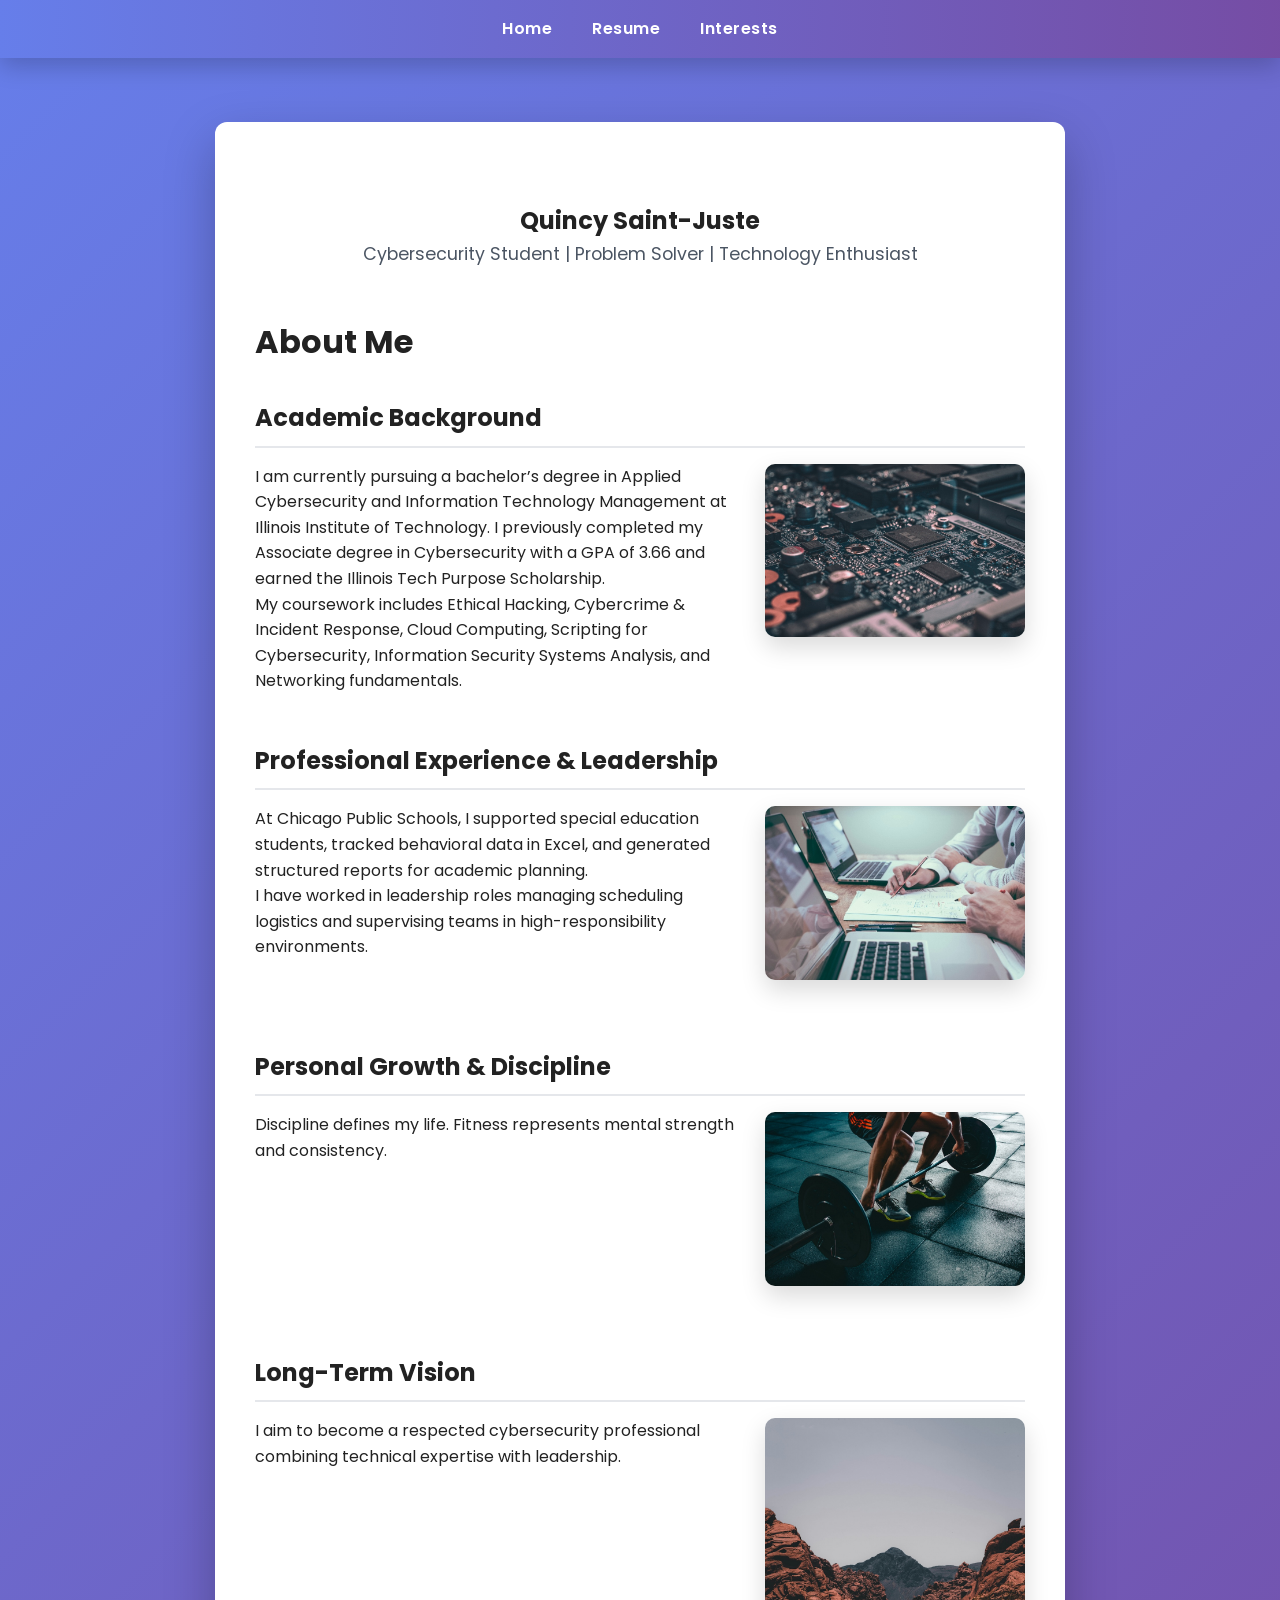
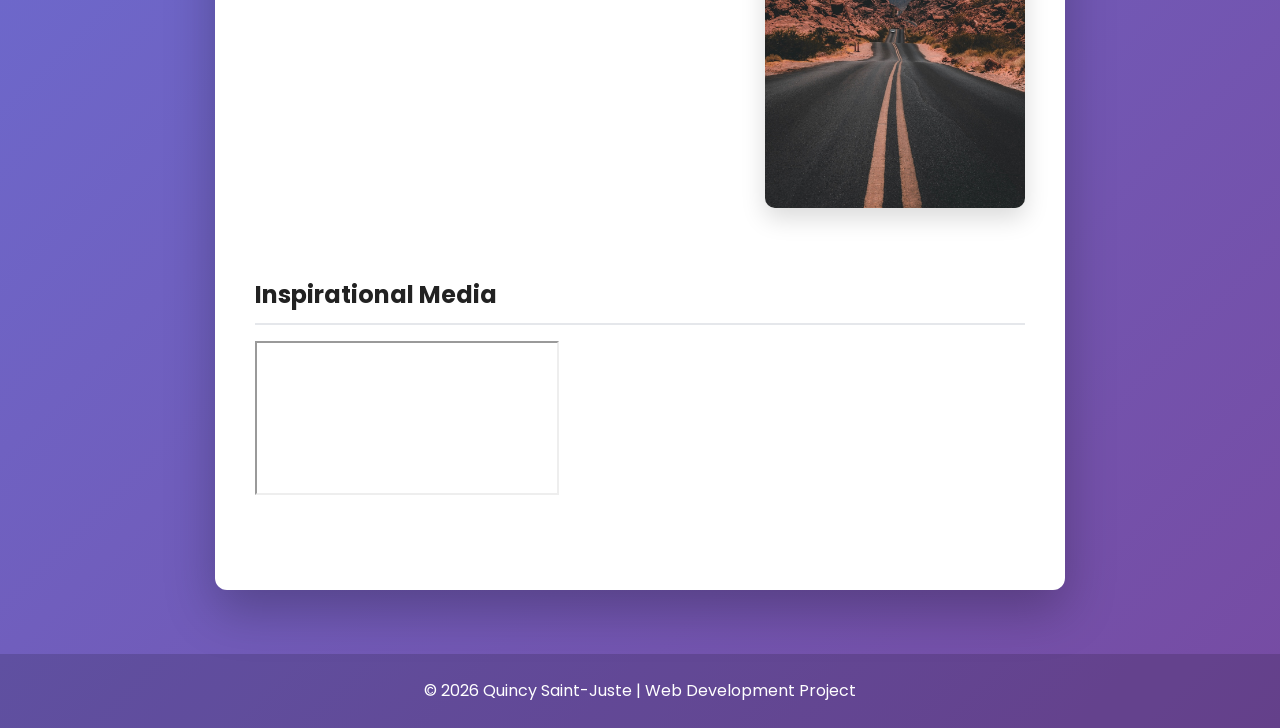
<file: index.html>
<!DOCTYPE html>
<html lang="en">
  <head>
    <meta charset="utf-8">
    <title>Home</title>
    <link rel="stylesheet" href="css/reset.css">
    <link rel="stylesheet" href="css/style.css">
  </head>
  <body>
    <header>
      <nav>
        <ul>
          <li><a href="index.html">Home</a></li>
          <li><a href="resume.html">Resume</a></li>
          <li><a href="interests.html">Interests</a></li>
        </ul>
      </nav>
    </header>
    <main>

      <section class="hero">
          <h1>Quincy Saint-Juste</h1>
          <p>Cybersecurity Student | Problem Solver | Technology Enthusiast</p>
      </section>
  
      <h1>About Me</h1>

      <section>
        <h2>Academic Background</h2>
        <img src="media/tech.jpg" alt="Close-up photograph of illuminated computer motherboard circuitry representing cybersecurity and information technology infrastructure">
        <p>
          I am currently pursuing a bachelor’s degree in Applied Cybersecurity and Information Technology Management at Illinois Institute of Technology. I previously completed my Associate degree in Cybersecurity with a GPA of 3.66 and earned the Illinois Tech Purpose Scholarship.
        </p>
        <p>
          My coursework includes Ethical Hacking, Cybercrime & Incident Response, Cloud Computing, Scripting for Cybersecurity, Information Security Systems Analysis, and Networking fundamentals.
        </p>
      </section>

      <section>
        <h2>Professional Experience & Leadership</h2>
        <img src="media/leadership.jpg" alt="Professional business meeting environment symbolizing leadership development and administrative experience">
        <p>
          At Chicago Public Schools, I supported special education students, tracked behavioral data in Excel, and generated structured reports for academic planning.
        </p>
        <p>
          I have worked in leadership roles managing scheduling logistics and supervising teams in high-responsibility environments.
        </p>
      </section>

      <section>
        <h2>Personal Growth & Discipline</h2>
        <img src="media/fitnesss.jpg" alt="Athlete lifting weights in gym environment representing physical discipline and mental resilience">
        <p>
          Discipline defines my life. Fitness represents mental strength and consistency.
        </p>
      </section>

      <section>
        <h2>Long-Term Vision</h2>
        <img src="media/vision.jpg" alt="Person standing at mountain overlook during sunrise representing long-term vision and goal setting">
        <p>
          I aim to become a respected cybersecurity professional combining technical expertise with leadership.
        </p>
      </section>

      <section>
        <h2>Inspirational Media</h2>
        <iframe
          src="https://www.youtube.com/embed/ZXsQAXx_ao0" title="Motivational speech about discipline and resilience" allowfullscreen>
        </iframe>
      </section>

    </main>

    <footer>
        <p>© 2026 Quincy Saint-Juste | Web Development Project</p>
    </footer>
    
    </body>
    </html>
</file>
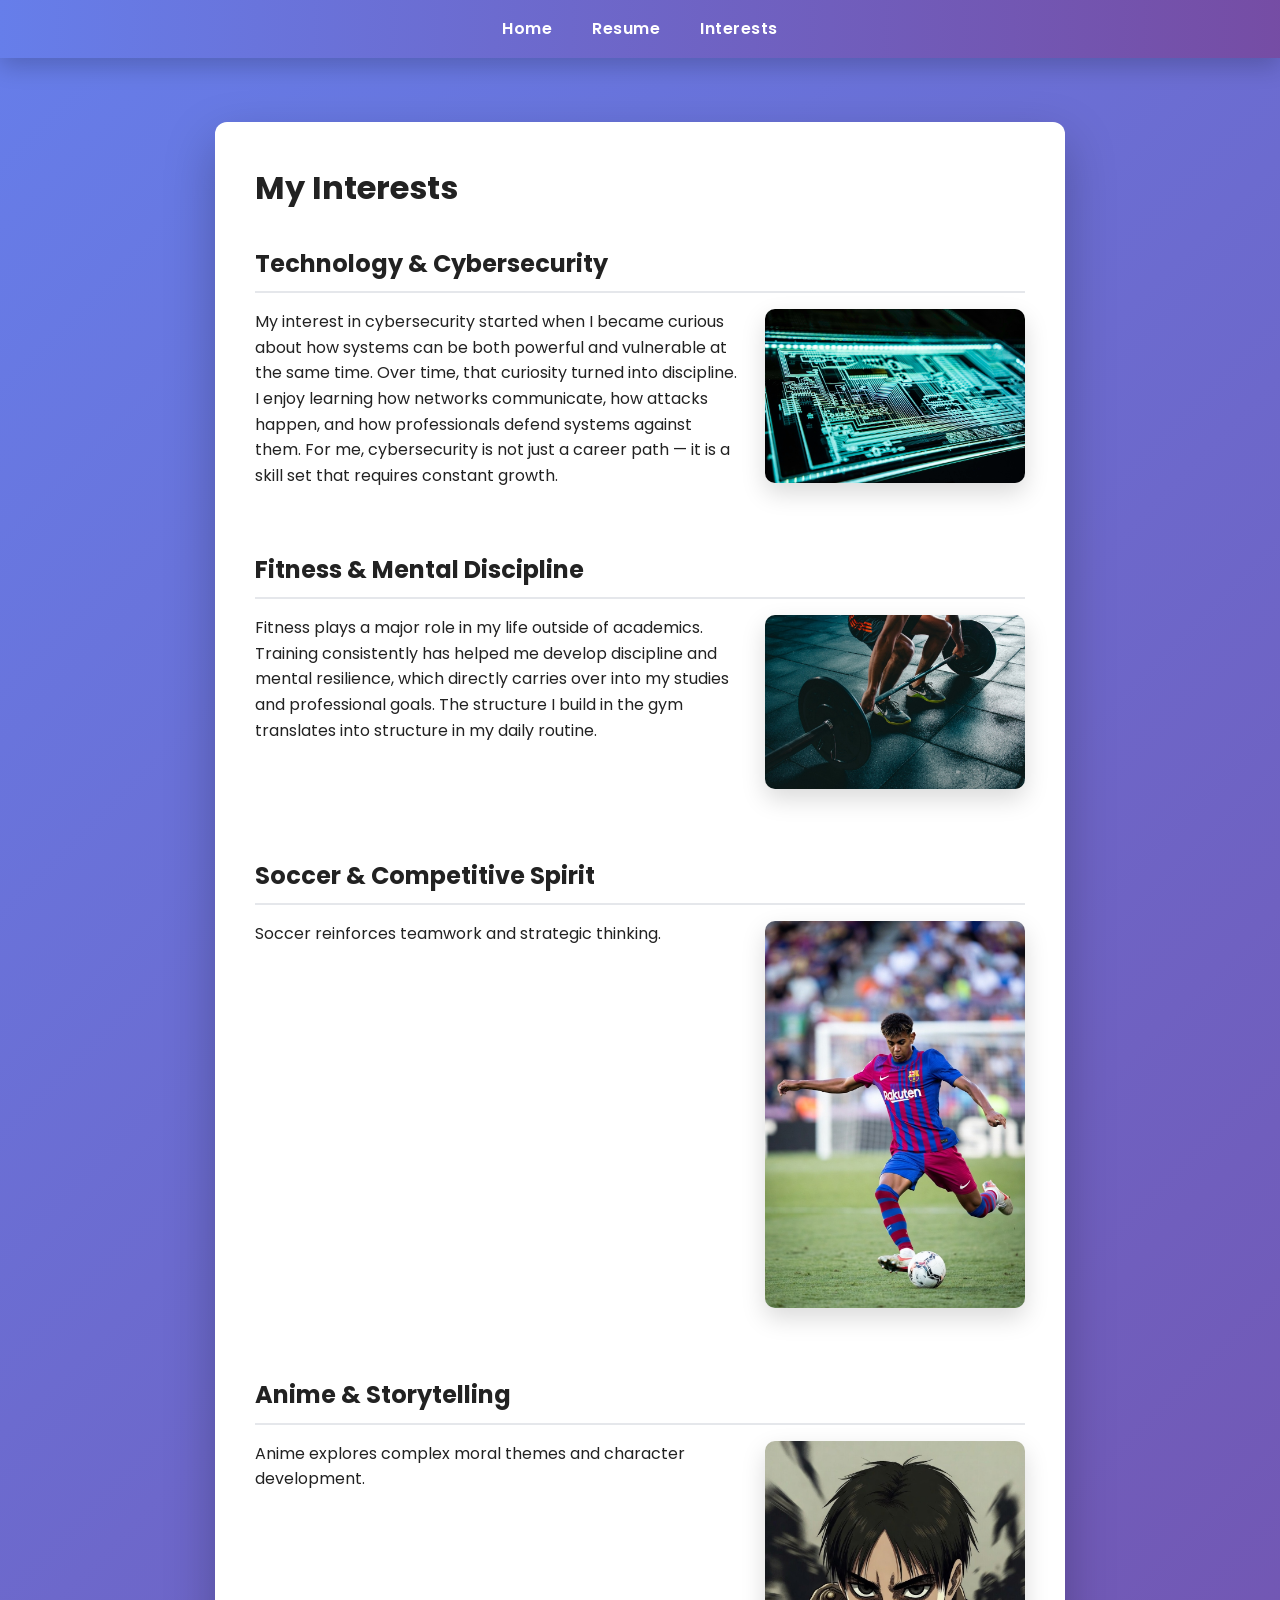
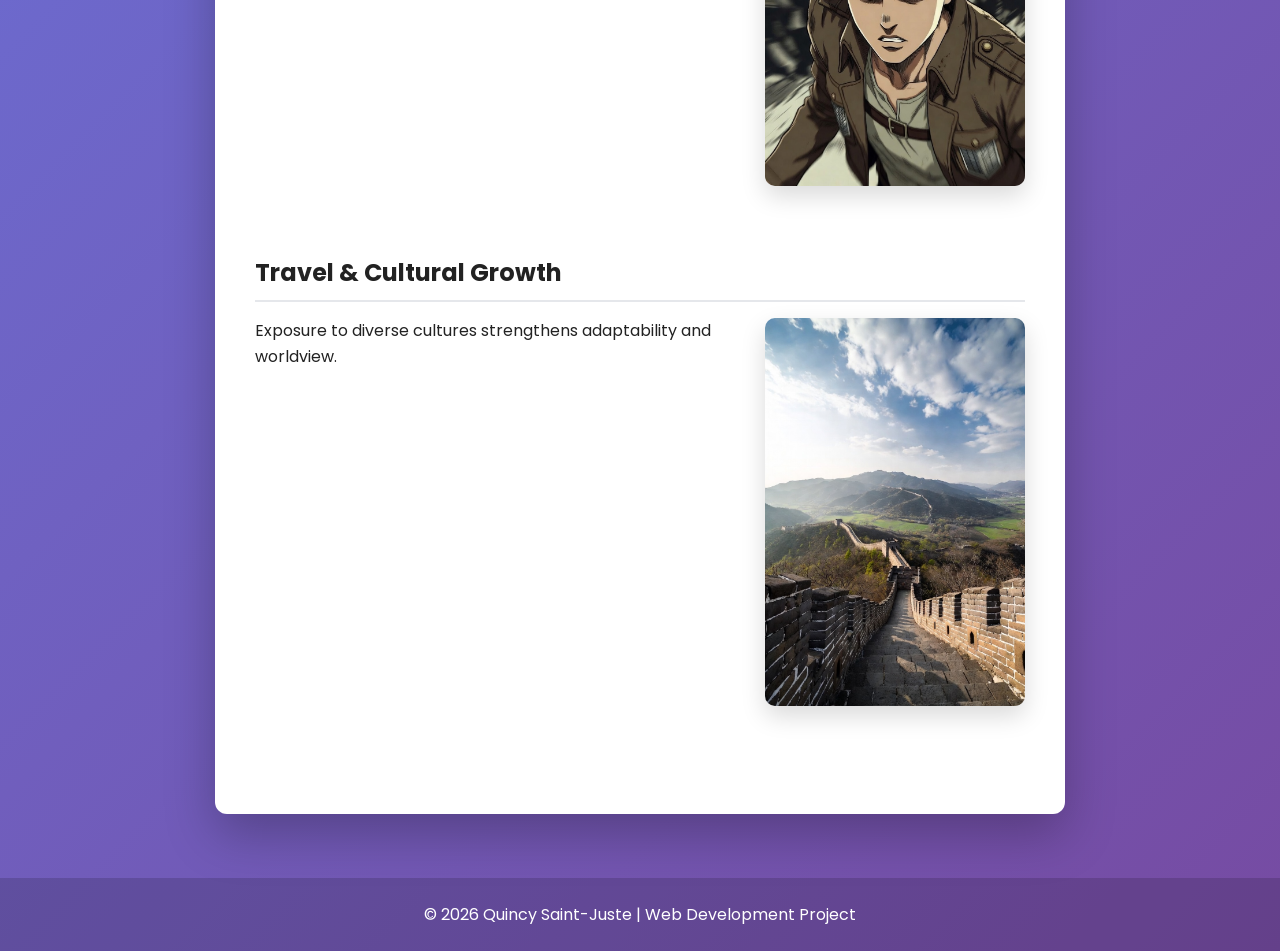
<file: interests.html>
<!DOCTYPE html>
<html lang="en">
  <head>
    <meta charset="utf-8">
    <title>Interests</title>
    <link rel="stylesheet" href="css/reset.css">
    <link rel="stylesheet" href="css/style.css">
  </head>
  <body>
    <header>
      <nav>
        <ul>
          <li><a href="index.html">Home</a></li>
          <li><a href="resume.html">Resume</a></li>
          <li><a href="interests.html">Interests</a></li>
        </ul>
      </nav>
    </header>
    <main>
      <h1>My Interests</h1>

      <section>
        <h2>Technology & Cybersecurity</h2>
        <img src="media/cyber.jpg" alt="Digital cybersecurity visualization showing encrypted network security interface">
        <p>
          My interest in cybersecurity started when I became curious about how systems can be both powerful and vulnerable at the same time. 
          Over time, that curiosity turned into discipline. I enjoy learning how networks communicate, how attacks happen, and how professionals defend systems against them. 
          For me, cybersecurity is not just a career path — it is a skill set that requires constant growth.
        </p>
      </section>

      <section>
        <h2>Fitness & Mental Discipline</h2>
        <img src="media/fitnesss.jpg" alt="Man performing strength training workout symbolizing discipline and mental toughness">
        <p>
          Fitness plays a major role in my life outside of academics. 
          Training consistently has helped me develop discipline and mental resilience, which directly carries over into my studies and professional goals. 
          The structure I build in the gym translates into structure in my daily routine.
        </p>
      </section>

      <section>
        <h2>Soccer & Competitive Spirit</h2>
        <img src="media/Soccer.jpg" alt="Professional soccer player competing on field demonstrating teamwork and competitive drive">
        <p>
          Soccer reinforces teamwork and strategic thinking.
        </p>
      </section>

      <section>
        <h2>Anime & Storytelling</h2>
        <img src="media/Eren.jpg" alt="Anime character Eren Yeager representing themes of determination and freedom">
        <p>
          Anime explores complex moral themes and character development.
        </p>
      </section>

      <section>
        <h2>Travel & Cultural Growth</h2>
        <img src="media/Travel.jpg" alt="Scenic travel landscape representing global awareness and cultural growth">
        <p>
          Exposure to diverse cultures strengthens adaptability and worldview.
        </p>
      </section>

    </main>

    <footer>
        <p>© 2026 Quincy Saint-Juste | Web Development Project</p>
    </footer>
    
    </body>
    </html>
</file>
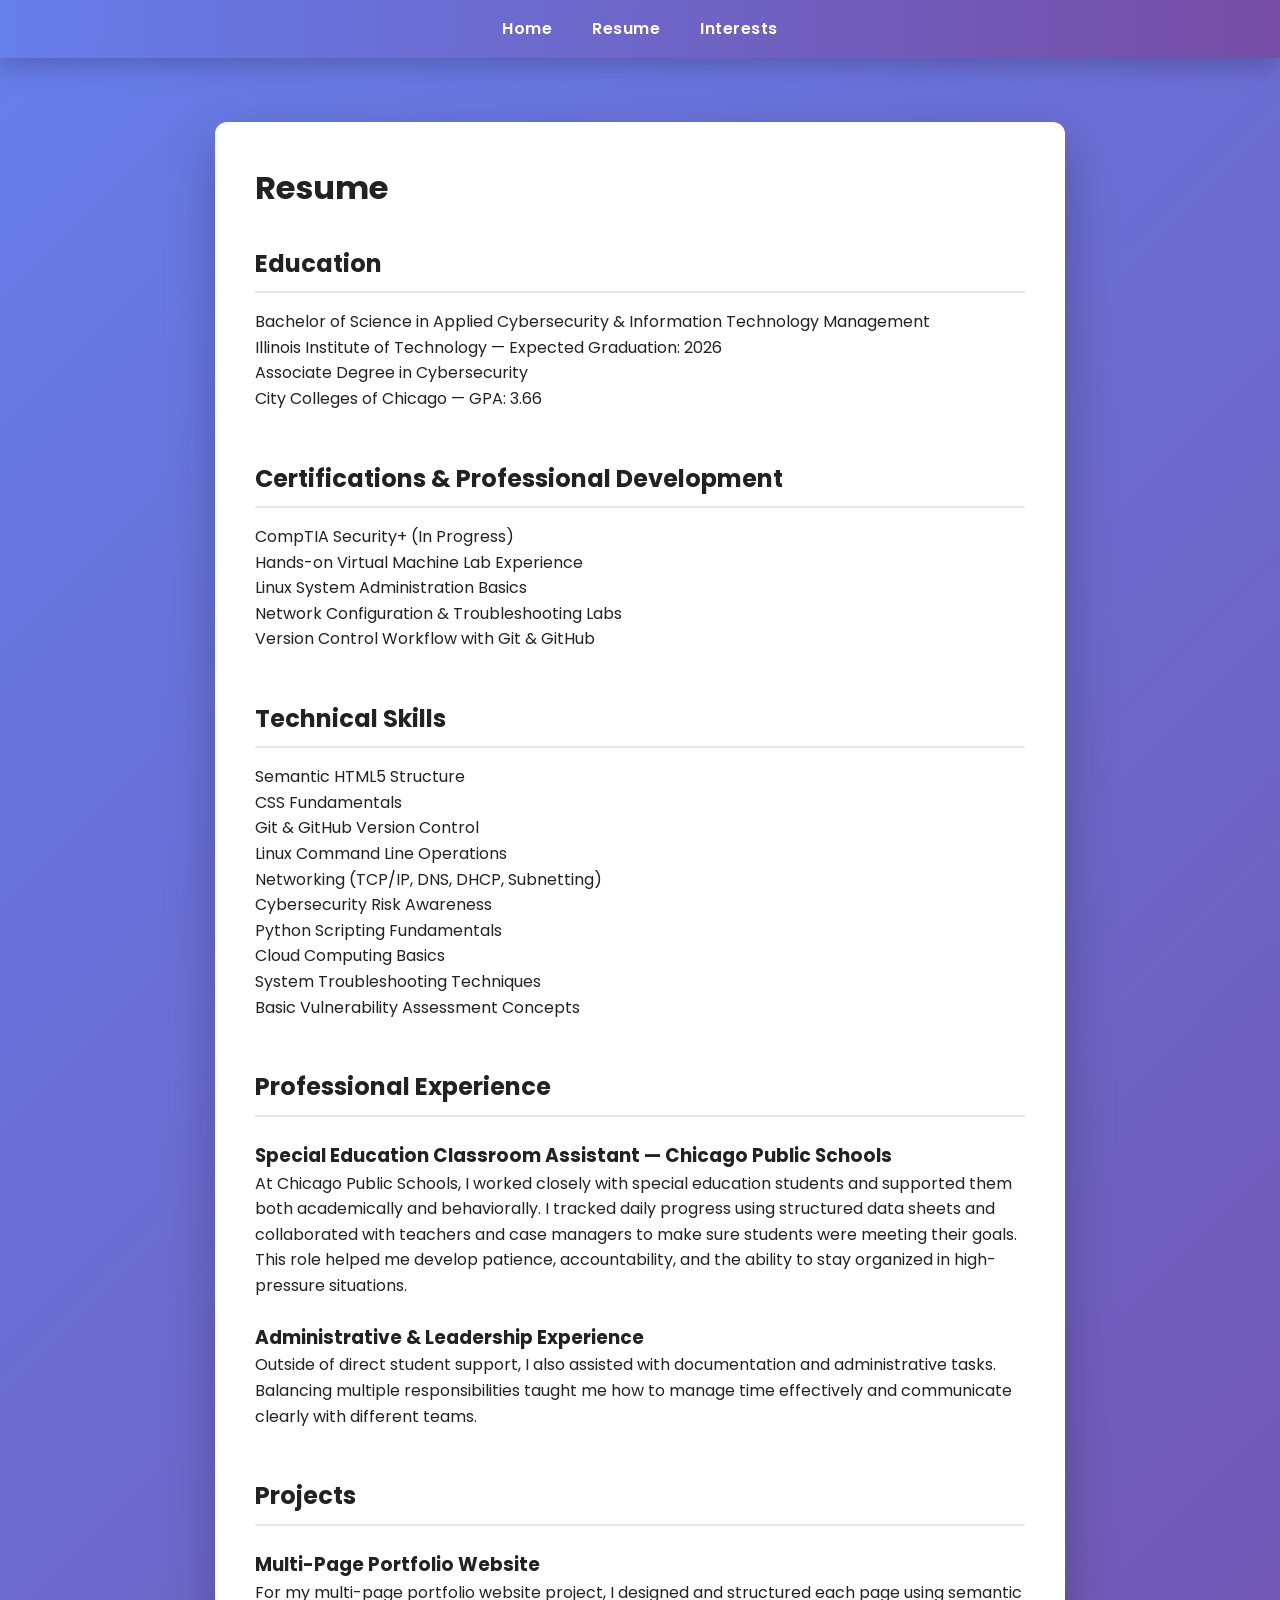
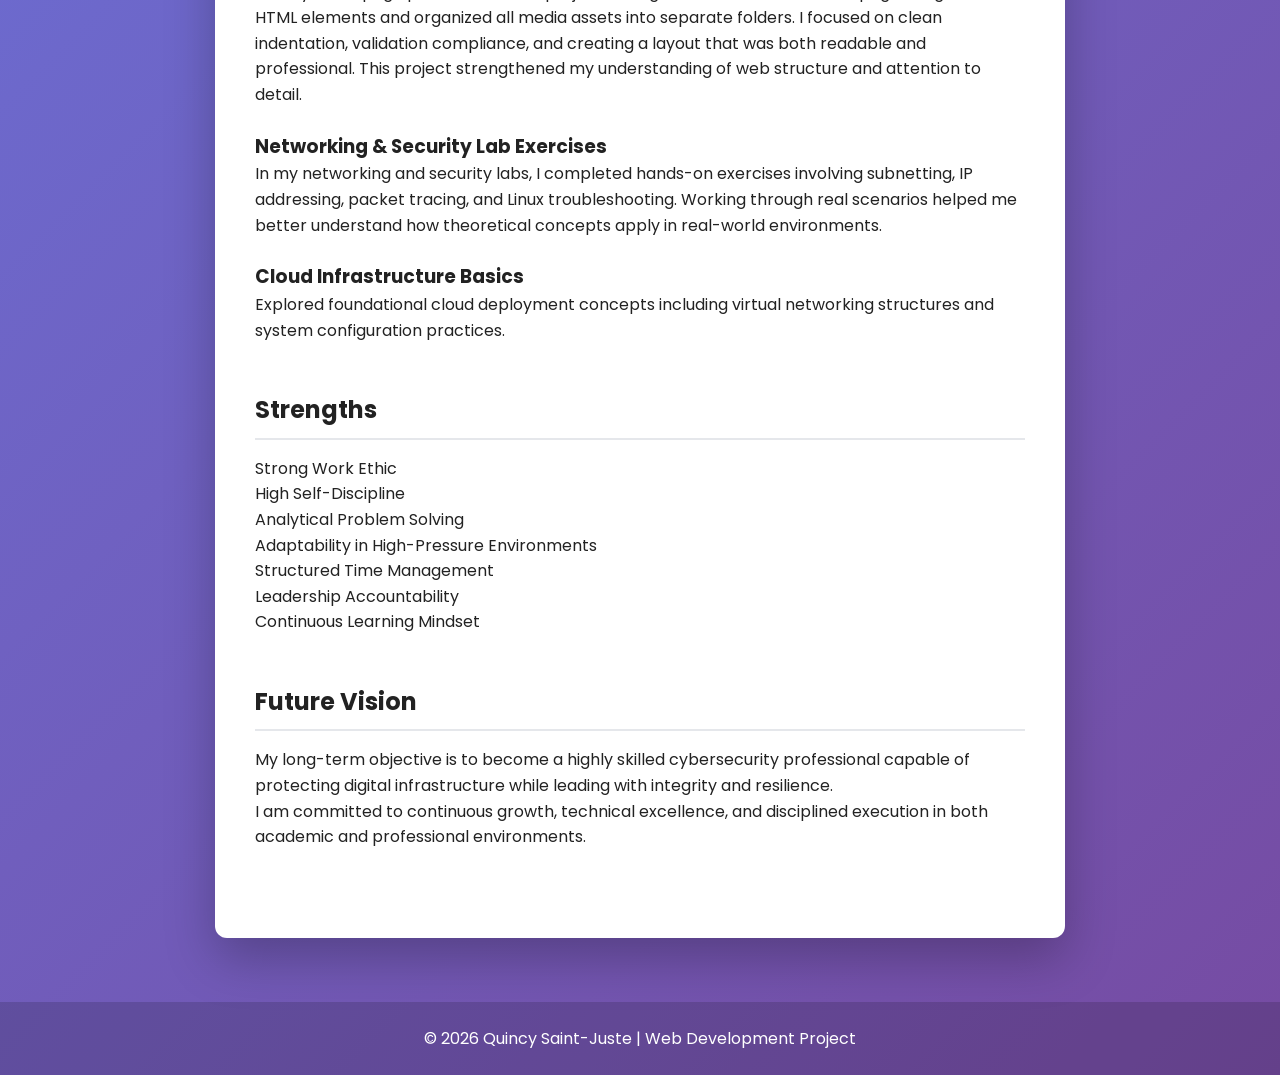
<file: resume.html>
<!DOCTYPE html>
<html lang="en">
  <head>
    <meta charset="utf-8">
    <title>Resume</title>
    <link rel="stylesheet" href="css/reset.css">
    <link rel="stylesheet" href="css/style.css">
  </head>
  <body>
    <header>
      <nav>
        <ul>
          <li><a href="index.html">Home</a></li>
          <li><a href="resume.html">Resume</a></li>
          <li><a href="interests.html">Interests</a></li>
        </ul>
      </nav>
    </header>
    <main>
      <h1>Resume</h1>

      <section>
        <h2>Education</h2>
        <p>
          Bachelor of Science in Applied Cybersecurity & Information Technology Management<br>
          Illinois Institute of Technology — Expected Graduation: 2026
        </p>
        <p>
          Associate Degree in Cybersecurity<br>
          City Colleges of Chicago — GPA: 3.66
        </p>
      </section>

      <section>
        <h2>Certifications & Professional Development</h2>
        <ul>
          <li>CompTIA Security+ (In Progress)</li>
          <li>Hands-on Virtual Machine Lab Experience</li>
          <li>Linux System Administration Basics</li>
          <li>Network Configuration & Troubleshooting Labs</li>
          <li>Version Control Workflow with Git & GitHub</li>
        </ul>
      </section>

      <section>
        <h2>Technical Skills</h2>
        <ul>
          <li>Semantic HTML5 Structure</li>
          <li>CSS Fundamentals</li>
          <li>Git & GitHub Version Control</li>
          <li>Linux Command Line Operations</li>
          <li>Networking (TCP/IP, DNS, DHCP, Subnetting)</li>
          <li>Cybersecurity Risk Awareness</li>
          <li>Python Scripting Fundamentals</li>
          <li>Cloud Computing Basics</li>
          <li>System Troubleshooting Techniques</li>
          <li>Basic Vulnerability Assessment Concepts</li>
        </ul>
      </section>

      <section>
        <h2>Professional Experience</h2>

        <h3>Special Education Classroom Assistant — Chicago Public Schools</h3>
        <p>
          At Chicago Public Schools, I worked closely with special education students and supported them both academically and behaviorally. 
          I tracked daily progress using structured data sheets and collaborated with teachers and case managers to make sure students were meeting their goals. 
          This role helped me develop patience, accountability, and the ability to stay organized in high-pressure situations.
        </p>

        <h3>Administrative & Leadership Experience</h3>
        <p>
          Outside of direct student support, I also assisted with documentation and administrative tasks. 
          Balancing multiple responsibilities taught me how to manage time effectively and communicate clearly with different teams.
        </p>
      </section>

      <section>
        <h2>Projects</h2>

        <h3>Multi-Page Portfolio Website</h3>
        <p>
          For my multi-page portfolio website project, I designed and structured each page using semantic HTML elements and organized all media assets into separate folders. 
          I focused on clean indentation, validation compliance, and creating a layout that was both readable and professional. 
          This project strengthened my understanding of web structure and attention to detail.
        </p>

        <h3>Networking & Security Lab Exercises</h3>
        <p>
          In my networking and security labs, I completed hands-on exercises involving subnetting, IP addressing, packet tracing, and Linux troubleshooting. 
          Working through real scenarios helped me better understand how theoretical concepts apply in real-world environments.
        </p>

        <h3>Cloud Infrastructure Basics</h3>
        <p>
          Explored foundational cloud deployment concepts including virtual networking structures and system configuration practices.
        </p>
      </section>

      <section>
        <h2>Strengths</h2>
        <ul>
          <li>Strong Work Ethic</li>
          <li>High Self-Discipline</li>
          <li>Analytical Problem Solving</li>
          <li>Adaptability in High-Pressure Environments</li>
          <li>Structured Time Management</li>
          <li>Leadership Accountability</li>
          <li>Continuous Learning Mindset</li>
        </ul>
      </section>

      <section>
        <h2>Future Vision</h2>
        <p>
          My long-term objective is to become a highly skilled cybersecurity professional capable of protecting digital infrastructure while leading with integrity and resilience.
        </p>
        <p>
          I am committed to continuous growth, technical excellence, and disciplined execution in both academic and professional environments.
        </p>
      </section>

    </main>

    <footer>
        <p>© 2026 Quincy Saint-Juste | Web Development Project</p>
    </footer>
    
    </body>
    </html>
</file>
<file: css/style.css>
@import url('https://fonts.googleapis.com/css2?family=Poppins:wght@400;600&display=swap');

body {
    font-family: 'Poppins', Arial, sans-serif;
    line-height: 1.6;
    margin: 0;
    color: #222;
    background: linear-gradient(135deg, #667eea, #764ba2, #4facfe, #00f2fe);
    background-size: 300% 300%;
    animation: gradientShift 15s ease infinite;
}

@keyframes gradientShift {
    0% { background-position: 0% 50%; }
    50% { background-position: 100% 50%; }
    100% { background-position: 0% 50%; }
}

header {
    background: linear-gradient(90deg, rgba(102,126,234,0.95), rgba(118,75,162,0.95));
    padding: 1rem 0;
    box-shadow: 0 8px 25px rgba(0, 0, 0, 0.2);
}

nav ul {
    list-style: none;
    padding: 0;
    margin: 0 auto;
    width: fit-content;
}

nav ul li {
    float: left;
    margin: 0 20px;
}

header::after {
    content: "";
    display: block;
    clear: both;
}

nav a {
    color: #ffffff;
    text-decoration: none;
    font-weight: 600;
    font-size: 1rem;
    letter-spacing: 0.5px;
    transition: all 0.3s ease;
}

nav a:hover {
    color: #facc15;
}

main {
    position: relative;
    max-width: 850px;
    margin: 4rem auto;
    padding: 2.5rem;
    background: #ffffff;
    border-radius: 12px;
    box-shadow: 0 20px 50px rgba(0, 0, 0, 0.25);
    overflow: hidden;
}

.hero {
    position: relative;
    text-align: center;
    padding-top: 40px;
    margin-bottom: 3rem;
}

.hero h1 {
    position: relative;   /* still counts */
}

.hero p {
    font-size: 1.1rem;
    color: #4b5563;
}

h2 {
    margin-top: 2rem;
    margin-bottom: 1rem;
    border-bottom: 2px solid #e5e7eb;
    padding-bottom: 0.5rem;
}

h3 {
    margin-top: 1.5rem;
}

section img {
    float: right;
    width: 260px;
    margin: 0 0 20px 25px;
    border-radius: 10px;
    box-shadow: 0 10px 25px rgba(0, 0, 0, 0.15);
}

section::after {
    content: "";
    display: block;
    clear: both;
}

section {
    margin-bottom: 3rem;
}

footer {
    text-align: center;
    padding: 1.5rem;
    background: rgba(0, 0, 0, 0.15);
    color: white;
    margin-top: 4rem;
}
</file>
